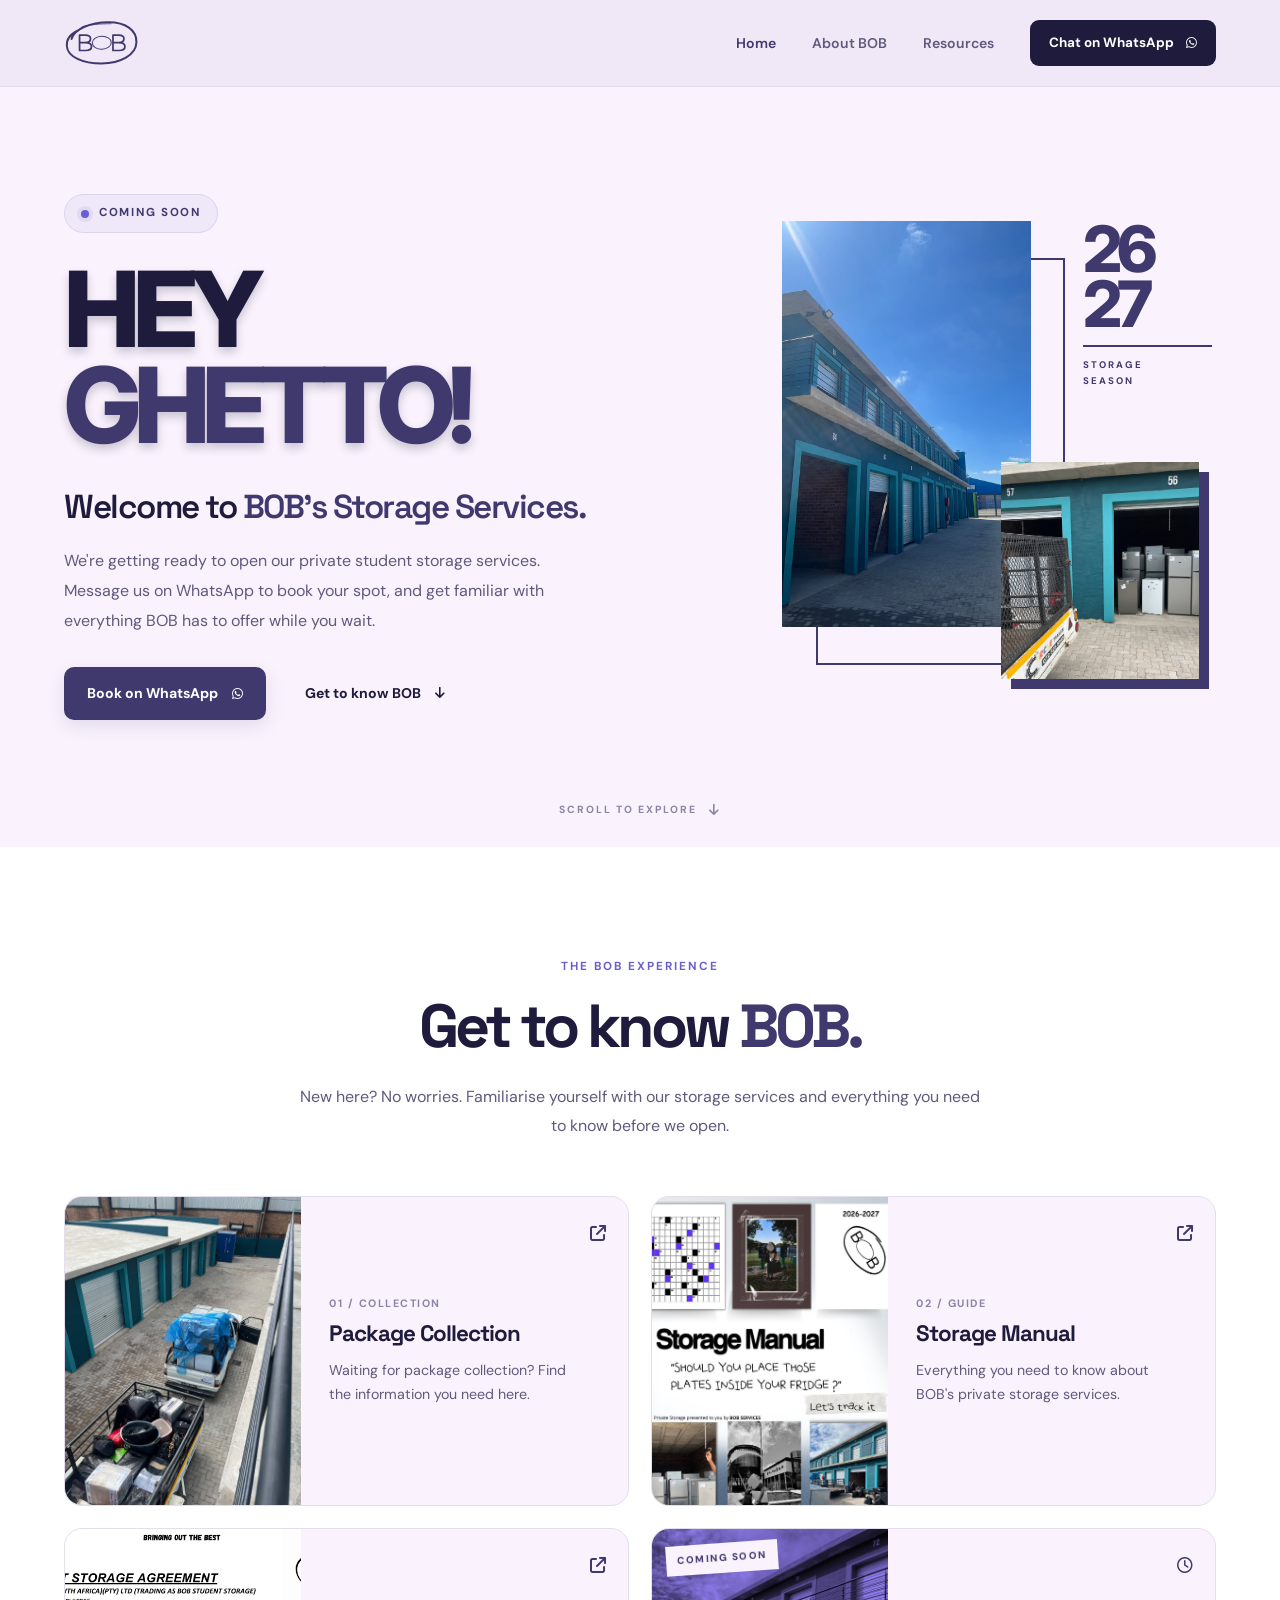
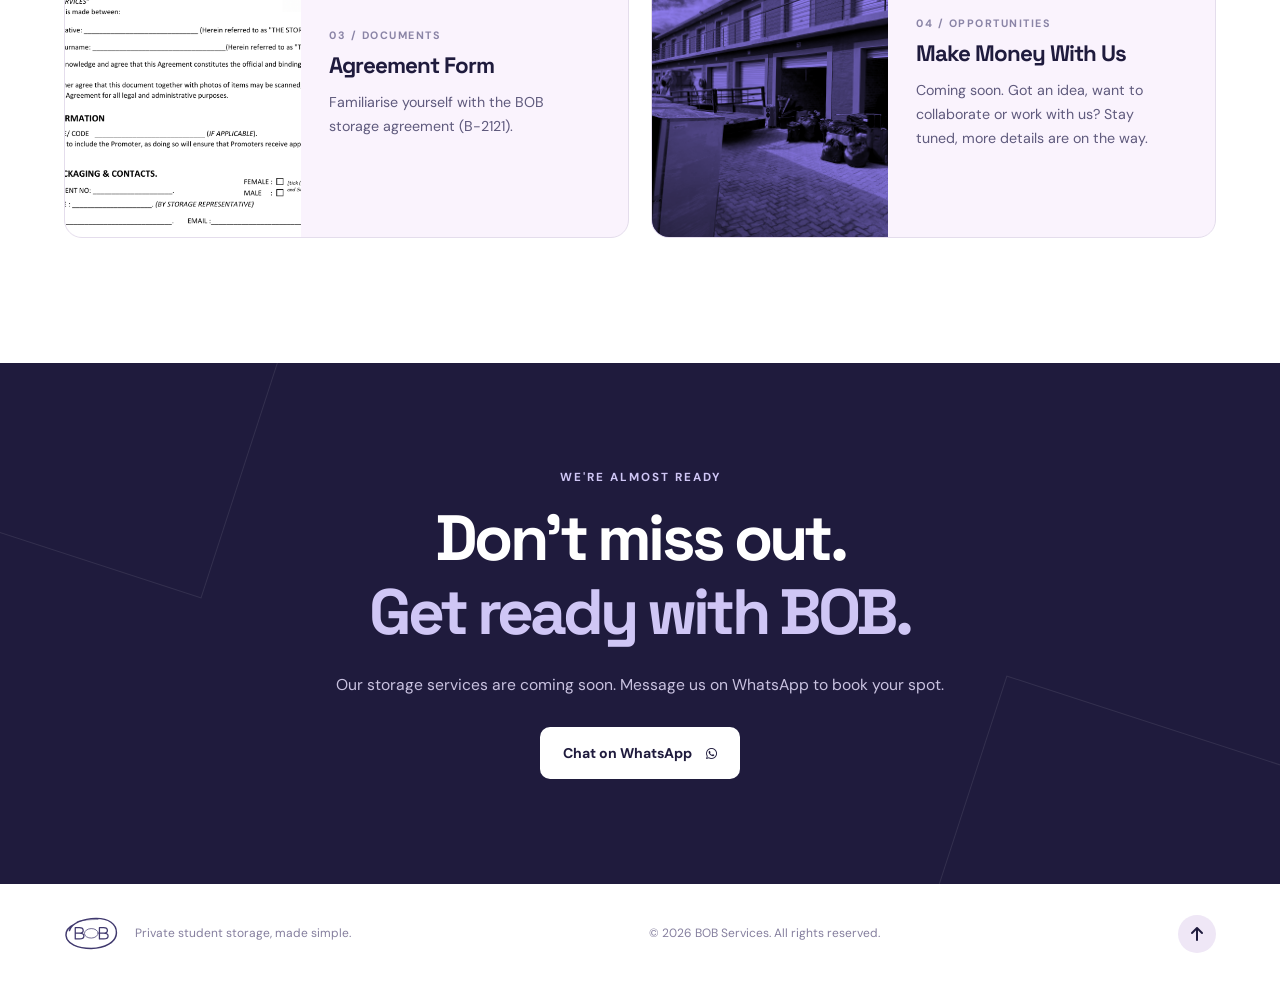
<file: index.html>
<!DOCTYPE html>
<html lang="en">
<head>
    <meta charset="UTF-8">
    <meta name="viewport" content="width=device-width, initial-scale=1.0">
    <meta name="theme-color" content="#FAF3FD">

    <title>BOB Storage Services | Coming Soon</title>
    <meta name="description" content="BOB Storage Services is coming soon. Private student storage for University of Limpopo students.">

    <!-- Google Fonts -->
    <link rel="preconnect" href="https://fonts.googleapis.com">
    <link rel="preconnect" href="https://fonts.gstatic.com" crossorigin>
    <link href="https://fonts.googleapis.com/css2?family=DM+Sans:wght@400;500;600;700&family=Inter:wght@700;800;900&family=Space+Grotesk:wght@400;500;600;700&display=swap" rel="stylesheet">

    <!-- Icons -->
    <link rel="stylesheet" href="https://cdnjs.cloudflare.com/ajax/libs/font-awesome/6.7.2/css/all.min.css">

    <!-- CSS -->
    <link rel="stylesheet" href="style.css">

    <!-- JavaScript -->
    <script src="script.js" defer></script>
</head>

<body>

    <!-- NAVIGATION -->
    <header class="site-header" id="header">
        <nav class="navbar container" aria-label="Main navigation">

            <a href="#home" class="brand" aria-label="BOB Storage Services Home">
                <img src="images/BOB-logo.svg" alt="BOB Services Logo" class="brand-logo">
            </a>

            <button class="menu-toggle" id="menuToggle"
                    aria-label="Open navigation menu"
                    aria-expanded="false"
                    aria-controls="navLinks">
                <span></span>
                <span></span>
                <span></span>
            </button>

            <div class="nav-links" id="navLinks">
                <a href="#home" class="nav-link active">Home</a>
                <a href="about.html" class="nav-link">About BOB</a>
                <a href="#about" class="nav-link">Resources</a>
                <a href="#"
                   class="nav-cta whatsapp-link"
                   data-message="Hi BOB Services, I'd like to book storage."
                   target="_blank"
                   rel="noopener noreferrer">
                    Chat on WhatsApp
                    <i class="fa-brands fa-whatsapp"></i>
                </a>
            </div>

        </nav>
    </header>

    <main>

        <!-- HERO SECTION -->
        <section class="hero" id="home">
            <div class="container hero-container">

                <!-- LEFT: TEXT -->
                <div class="hero-content">

                    <div class="coming-soon">
                        <span class="status-dot"></span>
                        COMING SOON
                    </div>

                    <h1 class="hero-title">
                        HEY<br>
                        <span class="hero-highlight">GHETTO!</span>
                    </h1>

                    <h2 class="hero-subtitle">
                        Welcome to <span>BOB's Storage Services.</span>
                    </h2>

                    <p class="hero-description">
                        We're getting ready to open
                        our private student storage services.
                        Message us on WhatsApp to book your spot, and get
                        familiar with everything BOB has to offer while you wait.
                    </p>

                    <div class="hero-actions">
                        <a href="#"
                           class="btn btn-primary whatsapp-link"
                           data-message="Hi BOB Services, I'd like to book storage for 2026-2027."
                           target="_blank"
                           rel="noopener noreferrer">
                            Book on WhatsApp
                            <i class="fa-brands fa-whatsapp"></i>
                        </a>

                        <a href="#about" class="btn btn-text">
                            Get to know BOB
                            <i class="fa-solid fa-arrow-down"></i>
                        </a>
                    </div>

                

                </div>

                <!-- RIGHT: EDITORIAL PHOTO LAYOUT -->
                <div class="hero-visual ed-visual" aria-label="Student storage photography">

                    <div class="ed-frame" aria-hidden="true"></div>

                    <div class="ed-photo ed-photo-large">
                        <img
                            src="images/pic1.jpeg"
                            alt="BOB storage units"
                            fetchpriority="high">
                    </div>

                    <div class="ed-caption" aria-hidden="true">
                        <span class="ed-number"><span>26</span><span>27</span></span>
                        <span class="ed-label">STORAGE<br>SEASON</span>
                    </div>

                    <div class="ed-photo ed-photo-small">
                        <img
                            src="images/pic3.jpeg"
                            alt="Fridges and belongings stored in a BOB unit">
                    </div>

                </div>

            </div>

            <a href="#about" class="scroll-indicator" aria-label="Scroll to learn more">
                <span>SCROLL TO EXPLORE</span>
                <i class="fa-solid fa-arrow-down"></i>
            </a>
        </section>

        <!-- ABOUT / RESOURCES -->
        <section class="about-section" id="about">
            <div class="container">

                <div class="section-heading reveal">
                    <span class="section-eyebrow">THE BOB EXPERIENCE</span>

                    <h2>
                        Get to know <span>BOB.</span>
                    </h2>

                    <p>
                        New here? No worries. Familiarise yourself
                        with our storage services and everything
                        you need to know before we open.
                    </p>
                </div>

                <div class="resources-grid">

                    <!-- PACKAGE COLLECTION -->
                    <a href="#"
                       class="resource-card reveal resource-link"
                       data-resource="collection"
                       target="_blank"
                       rel="noopener noreferrer">

                        <div class="resource-media">
                            <img src="images/pic5.jpeg"
                                 alt="A loaded trailer arriving with student belongings"
                                 loading="lazy">
                        </div>

                        <div class="resource-content">
                            <span class="resource-number">01 / COLLECTION</span>
                            <h3>Package Collection</h3>
                            <p>
                                Waiting for package collection?
                                Find the information you need here.
                            </p>
                        </div>

                        <span class="resource-arrow">
                            <i class="fa-solid fa-arrow-up-right-from-square"></i>
                        </span>
                    </a>

                    <!-- STORAGE MANUAL -->
                    <a href="#"
                       class="resource-card reveal resource-link"
                       data-resource="manual"
                       target="_blank"
                       rel="noopener noreferrer">

                        <div class="resource-media resource-media-poster">
                            <img src="images/storage-manual.jpg"
                                 alt="BOB Storage Manual cover"
                                 loading="lazy">
                        </div>

                        <div class="resource-content">
                            <span class="resource-number">02 / GUIDE</span>
                            <h3>Storage Manual</h3>
                            <p>
                                Everything you need to know about
                                BOB's private storage services.
                            </p>
                        </div>

                        <span class="resource-arrow">
                            <i class="fa-solid fa-arrow-up-right-from-square"></i>
                        </span>
                    </a>

                    <!-- AGREEMENT FORM -->
                    <a href="#"
                       class="resource-card reveal resource-link"
                       data-resource="agreement"
                       target="_blank"
                       rel="noopener noreferrer">

                        <div class="resource-media">
                            <img src="images/agree.png"
                                 alt="An empty BOB storage unit"
                                 loading="lazy">
                        </div>

                        <div class="resource-content">
                            <span class="resource-number">03 / DOCUMENTS</span>
                            <h3>Agreement Form</h3>
                            <p>
                                Familiarise yourself with the
                                BOB storage agreement (B-2121).
                            </p>
                        </div>

                        <span class="resource-arrow">
                            <i class="fa-solid fa-arrow-up-right-from-square"></i>
                        </span>
                    </a>

                 <!-- MAKE MONEY WITH US (COMING SOON) -->
<a href="#"
   class="resource-card reveal resource-link"
   data-resource="earn"
   target="_blank"
   rel="noopener noreferrer">

    <div class="resource-media resource-media-tinted">
        <img src="images/pic6.jpeg"
             alt="BOB storage courtyard"
             loading="lazy">
        <span class="resource-badge">COMING SOON</span>
    </div>

    <div class="resource-content">
        <span class="resource-number">04 / OPPORTUNITIES</span>
        <h3>Make Money With Us</h3>
        <p>
            Coming soon. Got an idea, want to collaborate
            or work with us? Stay tuned, more details are on the way.
        </p>
    </div>

    <span class="resource-arrow">
        <i class="fa-regular fa-clock"></i>
    </span>
</a>

                </div>

            </div>
        </section>

        

        <!-- BOTTOM CTA -->
        <section class="bottom-cta">
            <div class="container">

                <div class="cta-content reveal">
                    <span class="section-eyebrow">WE'RE ALMOST READY</span>

                    <h2>
                        Don't miss out.<br>
                        <span>Get ready with BOB.</span>
                    </h2>

                    <p>
                        Our storage services are coming soon.
                        Message us on WhatsApp to book your spot.
                    </p>

                    <a href="#"
                       class="btn btn-white whatsapp-link"
                       data-message="Hi BOB Services, I'd like to book storage for 2026-2027."
                       target="_blank"
                       rel="noopener noreferrer">
                        Chat on WhatsApp
                        <i class="fa-brands fa-whatsapp"></i>
                    </a>
                </div>

                <div class="cta-decor decor-one"></div>
                <div class="cta-decor decor-two"></div>

            </div>
        </section>

    </main>

    <!-- FOOTER -->
    <footer class="footer">
        <div class="container footer-inner">

            <div class="footer-brand">
                <img src="images/BOB-logo.svg" alt="BOB Services Logo">
                <span>Private student storage, made simple.</span>
            </div>

            <p>
                &copy; <span id="currentYear"></span>
                BOB Services. All rights reserved.
            </p>

            <a href="#home" class="back-to-top" aria-label="Back to top">
                <i class="fa-solid fa-arrow-up"></i>
            </a>

        </div>
    </footer>

</body>
</html>
</file>
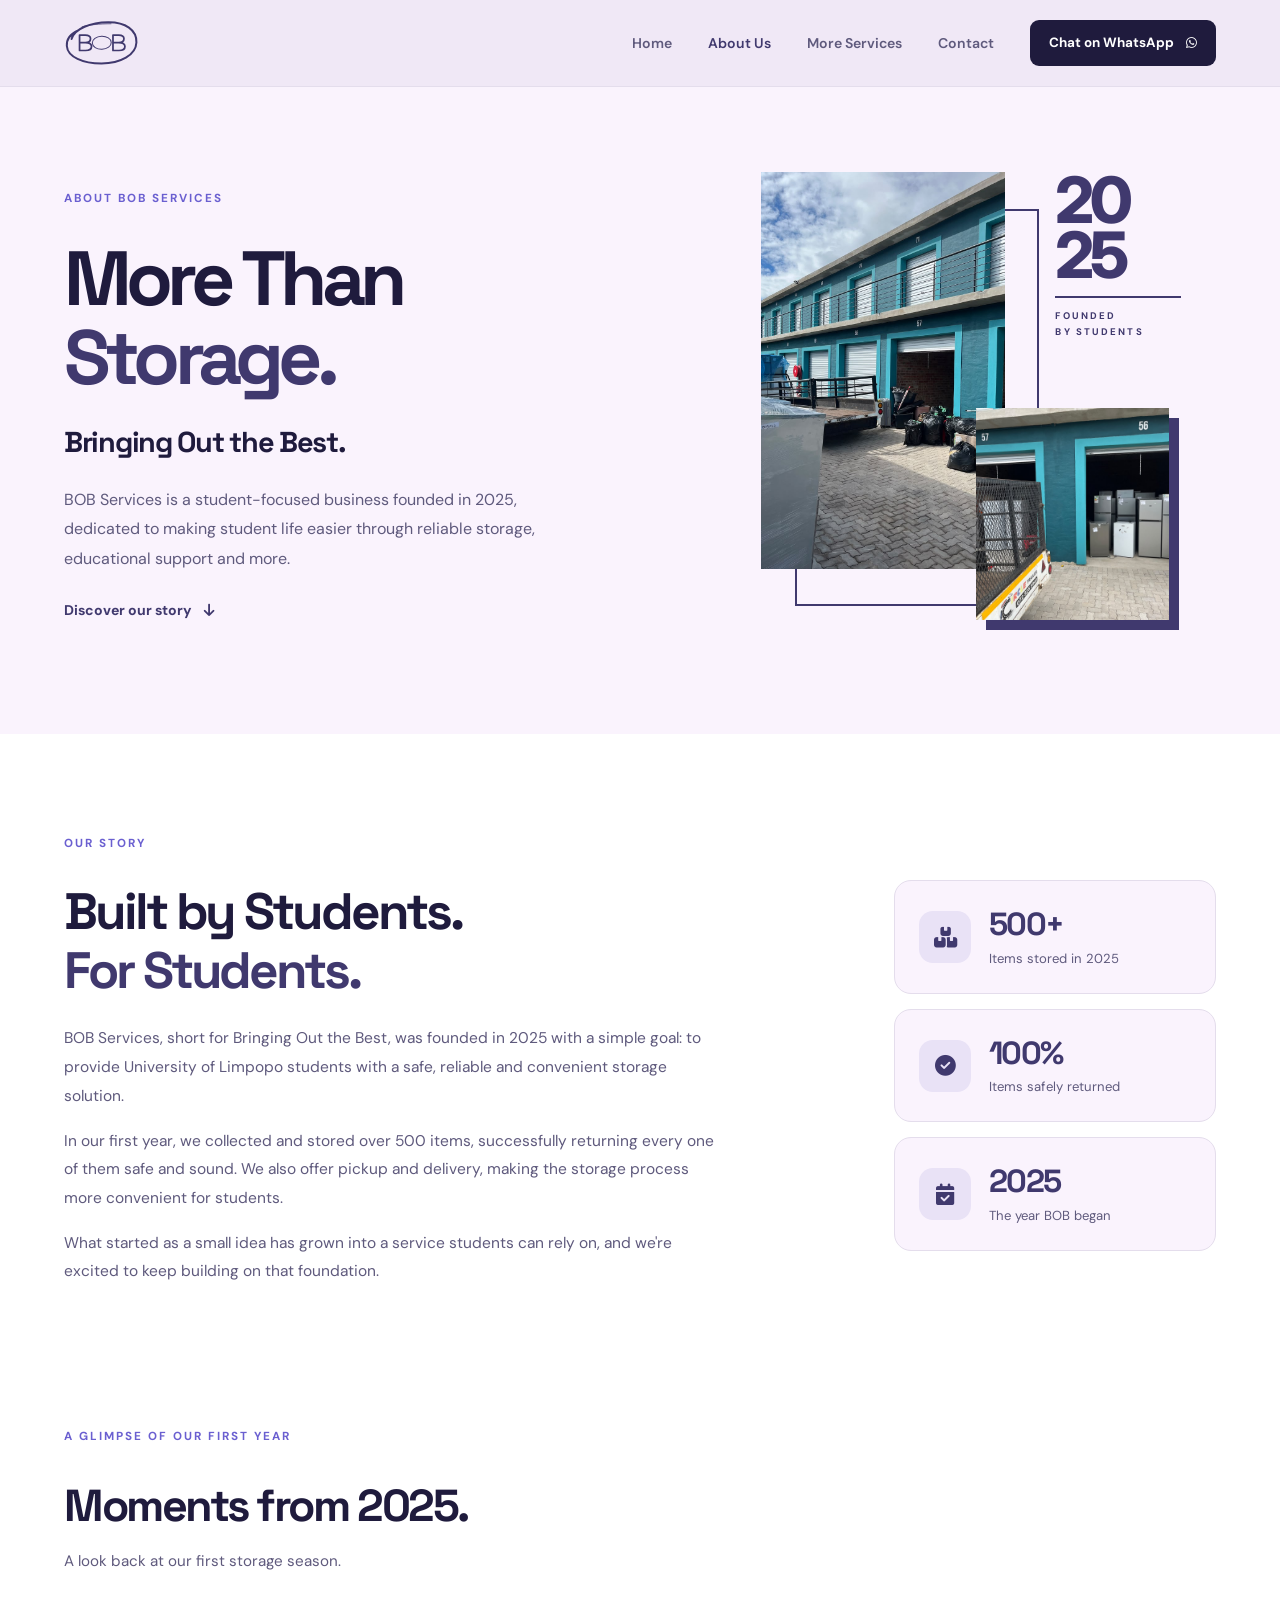
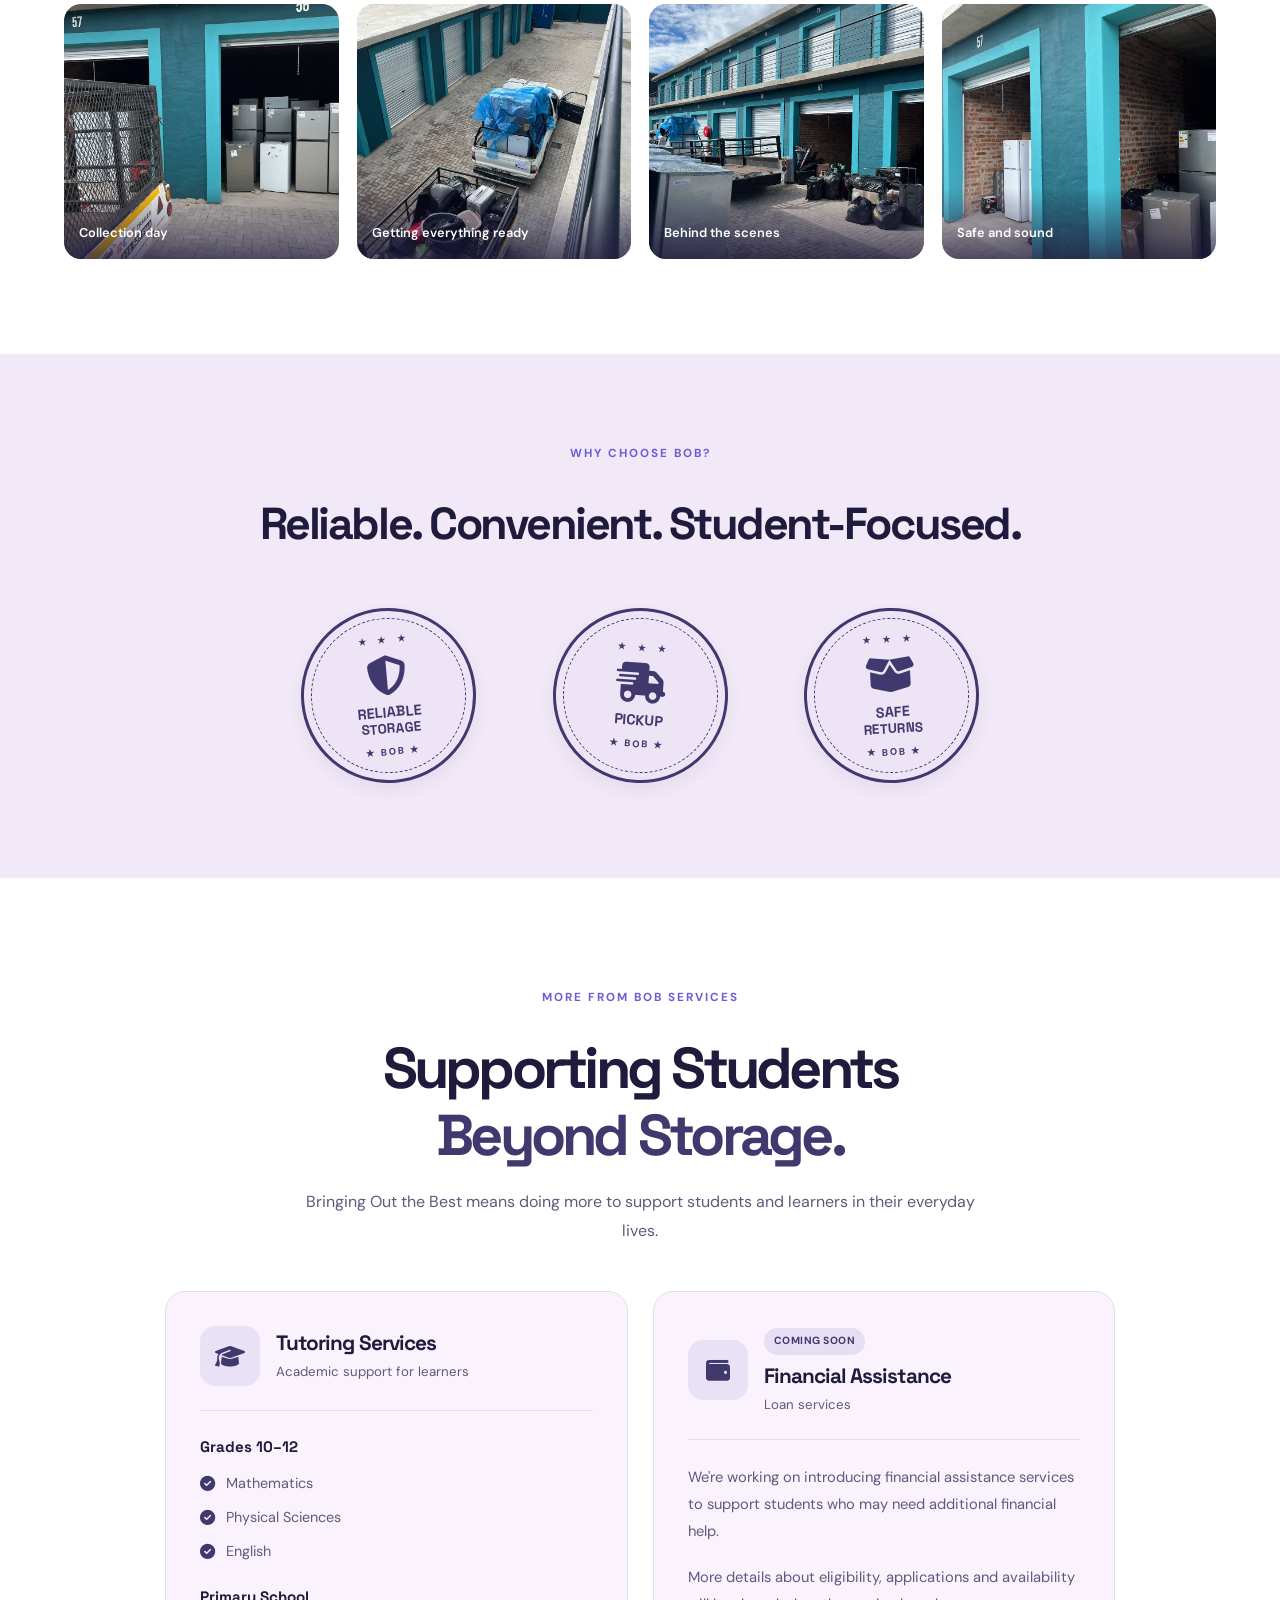
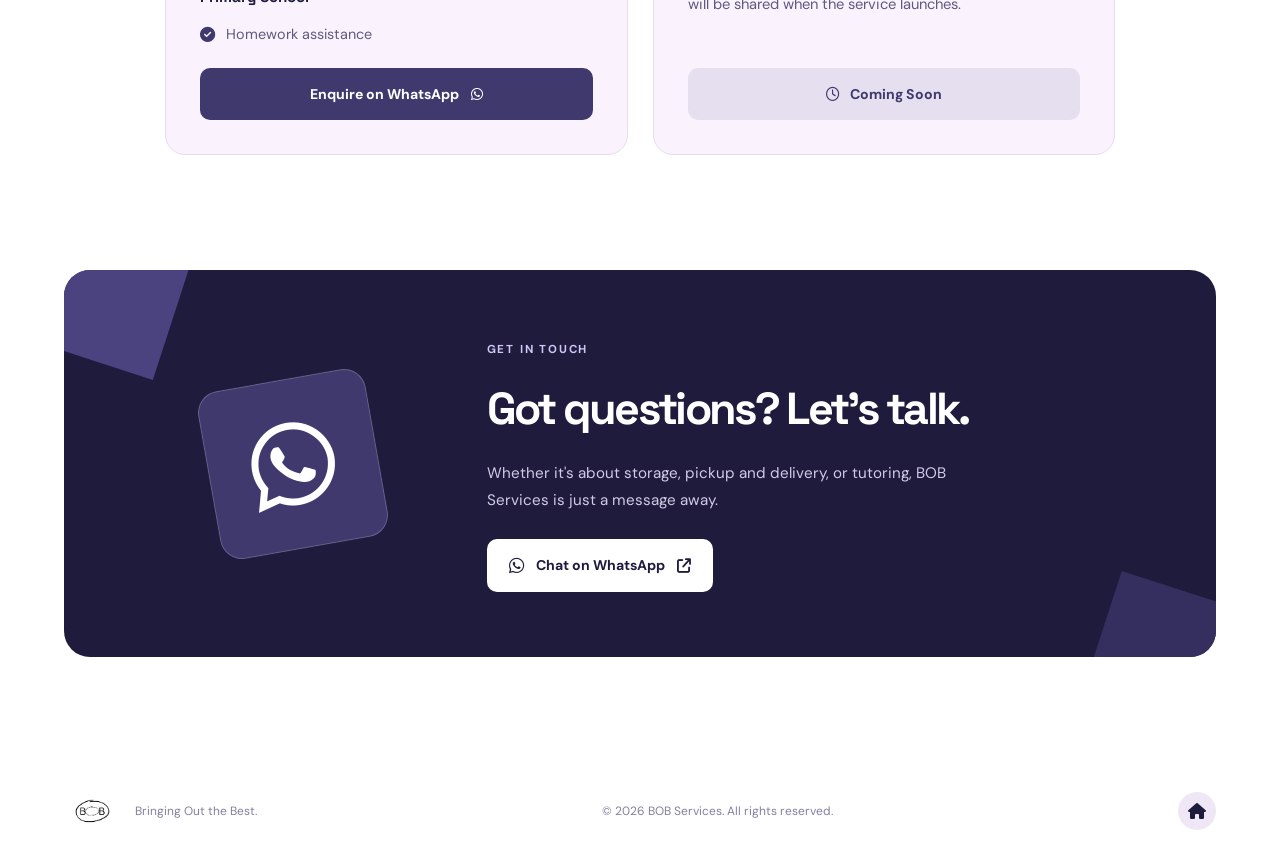
<file: about.html>
<!DOCTYPE html>
<html lang="en">
<head>
    <meta charset="UTF-8">
    <meta name="viewport" content="width=device-width, initial-scale=1.0">

    <title>About Us | BOB Services</title>

    <link rel="preconnect" href="https://fonts.googleapis.com">
    <link rel="preconnect" href="https://fonts.gstatic.com" crossorigin>
    <link href="https://fonts.googleapis.com/css2?family=DM+Sans:wght@400;500;600;700&family=Inter:wght@700;800;900&family=Space+Grotesk:wght@400;500;600;700&display=swap" rel="stylesheet">

    <link rel="stylesheet" href="https://cdnjs.cloudflare.com/ajax/libs/font-awesome/6.7.2/css/all.min.css">
    <link rel="stylesheet" href="style.css">

    <script src="script.js" defer></script>
</head>

<body>

    <!-- NAVIGATION -->
    <header class="site-header" id="header">
        <nav class="navbar container">

            <a href="index.html" class="brand">
                <img src="images/BOB-logo.svg" alt="BOB Services Logo" class="brand-logo">
            </a>

            <button class="menu-toggle" id="menuToggle"
                    aria-label="Open navigation menu"
                    aria-expanded="false"
                    aria-controls="navLinks">
                <span></span>
                <span></span>
                <span></span>
            </button>

            <div class="nav-links" id="navLinks">
                <a href="index.html" class="nav-link">Home</a>
                <a href="about.html" class="nav-link active" aria-current="page">About Us</a>
                <a href="#more-services" class="nav-link">More Services</a>
                <a href="#contact" class="nav-link">Contact</a>
                <a href="#"
                   class="nav-cta whatsapp-link"
                   data-message="Hi BOB Services, I'd like to book storage."
                   target="_blank"
                   rel="noopener noreferrer">
                    Chat on WhatsApp
                    <i class="fa-brands fa-whatsapp"></i>
                </a>
            </div>

        </nav>
    </header>

    <main>

        <!-- ABOUT HERO -->
        <section class="about-hero">
            <div class="container about-hero-grid">

                <div class="about-hero-content">

                    <span class="section-eyebrow">ABOUT BOB SERVICES</span>

                    <h1>
                        More Than<br>
                        <span>Storage.</span>
                    </h1>

                    <h2>Bringing Out the Best.</h2>

                    <p>
                        BOB Services is a student-focused business founded
                        in 2025, dedicated to making student life easier
                        through reliable storage, educational support
                        and more.
                    </p>

                    <a href="#our-story" class="about-explore">
                        Discover our story
                        <i class="fa-solid fa-arrow-down"></i>
                    </a>

                </div>

                <!-- EDITORIAL PHOTO LAYOUT -->
                <div class="about-hero-visual ed-visual">

                    <div class="ed-frame" aria-hidden="true"></div>

                    <div class="ed-photo ed-photo-large">
                        <img src="images/pic6.jpeg"
                             alt="BOB Services storage courtyard">
                    </div>

                    <div class="ed-caption" aria-hidden="true">
                        <span class="ed-number"><span>20</span><span>25</span></span>
                        <span class="ed-label">FOUNDED<br>BY STUDENTS</span>
                    </div>

                    <div class="ed-photo ed-photo-small">
                        <img src="images/pic3.jpeg"
                             alt="Packed student belongings">
                    </div>

                </div>

            </div>
        </section>

        

        <!-- OUR STORY -->
        <section class="our-story-section" id="our-story">
            <div class="container story-grid">

                <div class="story-content reveal">

                    <span class="section-eyebrow">OUR STORY</span>

                    <h2>
                        Built by Students.<br>
                        <span>For Students.</span>
                    </h2>

                    <p>
                        BOB Services, short for Bringing Out the Best,
                        was founded in 2025 with a simple goal:
                        to provide University of Limpopo students
                        with a safe, reliable and convenient
                        storage solution.
                    </p>

                    <p>
                        In our first year, we collected and stored
                        over 500 items, successfully returning
                        every one of them safe and sound.
                        We also offer pickup and delivery,
                        making the storage process more
                        convenient for students.
                    </p>

                    <p>
                        What started as a small idea has grown
                        into a service students can rely on,
                        and we're excited to keep building
                        on that foundation.
                    </p>

                </div>

                <div class="story-stats reveal">

                    <div class="stat-card">
                        <div class="stat-icon">
                            <i class="fa-solid fa-boxes-stacked"></i>
                        </div>

                        <div>
                            <strong>500+</strong>
                            <span>Items stored in 2025</span>
                        </div>
                    </div>

                    <div class="stat-card">
                        <div class="stat-icon stat-icon-green">
                            <i class="fa-solid fa-circle-check"></i>
                        </div>

                        <div>
                            <strong>100%</strong>
                            <span>Items safely returned</span>
                        </div>
                    </div>

                    <div class="stat-card">
                        <div class="stat-icon">
                            <i class="fa-solid fa-calendar-check"></i>
                        </div>

                        <div>
                            <strong>2025</strong>
                            <span>The year BOB began</span>
                        </div>
                    </div>

                </div>

            </div>
        </section>

        <!-- PHOTO GALLERY -->
        <section class="about-gallery-section">
            <div class="container">

                <div class="gallery-heading reveal">
                    <span class="section-eyebrow">A GLIMPSE OF OUR FIRST YEAR</span>
                    <h2>Moments from 2025.</h2>
                    <p>
                        A look back at our first storage season.
                    </p>
                </div>

                <div class="about-gallery">

                    <figure class="gallery-photo reveal">
                        <img src="images/pic3.jpeg"
                             alt="BOB Services collecting student belongings"
                             loading="lazy">
                        <figcaption>Collection day</figcaption>
                    </figure>

                    <figure class="gallery-photo reveal">
                        <img src="images/pic5.jpeg"
                             alt="Boxes and belongings prepared for storage"
                             loading="lazy">
                        <figcaption>Getting everything ready</figcaption>
                    </figure>

                    <figure class="gallery-photo reveal">
                        <img src="images/pic6.jpeg"
                             alt="BOB team handling storage boxes"
                             loading="lazy">
                        <figcaption>Behind the scenes</figcaption>
                    </figure>

                    <figure class="gallery-photo reveal">
                        <img src="images/pic4.jpeg"
                             alt="Student belongings safely stored"
                             loading="lazy">
                        <figcaption>Safe and sound</figcaption>
                    </figure>

                </div>

            </div>
        </section>

        <!-- QUALITY SEALS -->
        <section class="quality-section">
            <div class="container">

                <div class="quality-heading reveal">
                    <span class="section-eyebrow">WHY CHOOSE BOB?</span>
                    <h2>Reliable. Convenient. Student-Focused.</h2>
                </div>

                <div class="quality-seals">

                    <!-- RELIABLE STORAGE -->
                    <div class="quality-seal reveal">
                        <div class="seal-inner">
                            <div class="seal-stars">★ ★ ★</div>

                            <i class="fa-solid fa-shield-halved"></i>

                            <strong>RELIABLE</strong>
                            <span>STORAGE</span>

                            <div class="seal-bottom">★ BOB ★</div>
                        </div>
                    </div>

                    <!-- PICKUP AND DELIVERY -->
                    <div class="quality-seal reveal">
                        <div class="seal-inner">
                            <div class="seal-stars">★ ★ ★</div>

                            <i class="fa-solid fa-truck-fast"></i>

                            <strong>PICKUP </strong>
                            

                            <div class="seal-bottom">★ BOB ★</div>
                        </div>
                    </div>

                    <!-- SAFE RETURNS -->
                    <div class="quality-seal reveal">
                        <div class="seal-inner">
                            <div class="seal-stars">★ ★ ★</div>

                            <i class="fa-solid fa-box-open"></i>

                            <strong>SAFE</strong>
                            <span>RETURNS</span>

                            <div class="seal-bottom">★ BOB ★</div>
                        </div>
                    </div>

                </div>

            </div>
        </section>

        <!-- MORE SERVICES -->
        <section class="more-services-section" id="more-services">
            <div class="container">

                <div class="services-heading reveal">
                    <span class="section-eyebrow">MORE FROM BOB SERVICES</span>

                    <h2>
                        Supporting Students<br>
                        <span>Beyond Storage.</span>
                    </h2>

                    <p>
                        Bringing Out the Best means doing more
                        to support students and learners
                        in their everyday lives.
                    </p>
                </div>

                <div class="about-services-grid">

                    <!-- TUTORING -->
                    <article class="about-service-card reveal">

                        <div class="service-card-top">
                            <div class="about-service-icon">
                                <i class="fa-solid fa-graduation-cap"></i>
                            </div>

                            <div>
                                <h3>Tutoring Services</h3>
                                <p>Academic support for learners</p>
                            </div>
                        </div>

                        <div class="service-divider"></div>

                        <h4>Grades 10–12</h4>

                        <ul class="service-list">
                            <li>
                                <i class="fa-solid fa-circle-check"></i>
                                Mathematics
                            </li>
                            <li>
                                <i class="fa-solid fa-circle-check"></i>
                                Physical Sciences
                            </li>
                            <li>
                                <i class="fa-solid fa-circle-check"></i>
                                English
                            </li>
                        </ul>

                        <h4>Primary School</h4>

                        <ul class="service-list">
                            <li>
                                <i class="fa-solid fa-circle-check"></i>
                                Homework assistance
                            </li>
                        </ul>

                        <a href="#"
                           class="service-whatsapp-btn whatsapp-link"
                           data-message="Hi BOB Services, I would like to enquire about tutoring services."
                           target="_blank"
                           rel="noopener noreferrer">
                            Enquire on WhatsApp
                            <i class="fa-brands fa-whatsapp"></i>
                        </a>

                    </article>

                    <!-- FINANCIAL ASSISTANCE -->
                    <article class="about-service-card reveal">

                        <div class="service-card-top">
                            <div class="about-service-icon">
                                <i class="fa-solid fa-wallet"></i>
                            </div>

                            <div>
                                <span class="service-coming-soon">COMING SOON</span>
                                <h3>Financial Assistance</h3>
                                <p>Loan services</p>
                            </div>
                        </div>

                        <div class="service-divider"></div>

                        <p class="financial-description">
                            We're working on introducing financial
                            assistance services to support students
                            who may need additional financial help.
                        </p>

                        <p class="financial-description">
                            More details about eligibility,
                            applications and availability
                            will be shared when the service launches.
                        </p>

                        <div class="coming-soon-button">
                            <i class="fa-regular fa-clock"></i>
                            Coming Soon
                        </div>

                    </article>

                </div>

            </div>
        </section>

        <!-- CONTACT -->
        <section class="about-contact-section" id="contact">
            <div class="container">

                <div class="about-contact-card reveal">

                    <div class="contact-decor contact-decor-one"></div>
                    <div class="contact-decor contact-decor-two"></div>

                    <div class="contact-illustration">
                        <div class="contact-badge">
                            <i class="fa-brands fa-whatsapp"></i>
                        </div>
                    </div>

                    <div class="contact-content">

                        <span class="contact-eyebrow">GET IN TOUCH</span>

                        <h2>Got questions? Let's talk.</h2>

                        <p>
                            Whether it's about storage, pickup and
                            delivery, or tutoring, BOB Services
                            is just a message away.
                        </p>

                        <a href="#"
                           class="contact-whatsapp-btn whatsapp-link"
                           data-message="Hi BOB Services, I would like to make an enquiry."
                           target="_blank"
                           rel="noopener noreferrer">
                            <i class="fa-brands fa-whatsapp"></i>
                            Chat on WhatsApp
                            <i class="fa-solid fa-arrow-up-right-from-square"></i>
                        </a>

                    </div>

                </div>

            </div>
        </section>

    </main>

    <!-- FOOTER -->
    <footer class="footer">
        <div class="container footer-inner">

            <div class="footer-brand">
                <img src="images/logo.jpeg" alt="BOB Services Logo">
                <span>Bringing Out the Best.</span>
            </div>

            <p>
                &copy; <span id="currentYear"></span>
                BOB Services. All rights reserved.
            </p>

            <a href="index.html" class="back-to-top" aria-label="Back to homepage">
                <i class="fa-solid fa-house"></i>
            </a>

        </div>
    </footer>

</body>
</html>
</file>
<file: style.css>
/* ==========================================
   BOB STORAGE SERVICES
   Main Stylesheet
========================================== */

:root {
    --navy: #1F1B3D;
    --blue: #40396E;
    --blue-bright: #6A5FD0;
    --blue-soft: #E4DDEC;
    --background: #FAF3FD;
    --white: #FFFFFF;
    --text: #1F1B3D;
    --text-muted: #5F5A7D;
    --border: #E4DDEC;

    --font-heading: 'Space Grotesk', sans-serif;
    --font-body: 'DM Sans', sans-serif;
    --font-display: 'Inter', 'Helvetica Neue', Helvetica, Arial, sans-serif;

    --radius: 18px;
    --transition: 0.3s ease;
}

/* RESET */

* {
    margin: 0;
    padding: 0;
    box-sizing: border-box;
}

html {
    scroll-behavior: smooth;
    scroll-padding-top: 90px;
}

body {
    font-family: var(--font-body);
    background: var(--background);
    color: var(--text);
    line-height: 1.6;
    overflow-x: hidden;
}

a {
    text-decoration: none;
    color: inherit;
}

button {
    font: inherit;
}

img {
    max-width: 100%;
    display: block;
}

.container {
    width: min(1160px, 90%);
    margin: 0 auto;
}

::selection {
    background: var(--blue-soft);
    color: var(--navy);
}

/* ==========================================
   NAVIGATION
========================================== */


.site-header {
    position: sticky;
    top: 0;
    z-index: 1000;
    background: #F0E8F6;
    border-bottom: 1px solid #E4DDEC;
    transition: var(--transition);
}

.site-header.scrolled {
    background: rgba(234, 240, 248, 0.97);
    backdrop-filter: blur(15px);
    -webkit-backdrop-filter: blur(15px);
    box-shadow: 0 4px 20px rgba(31, 27, 61, 0.05);
}


.navbar {
    min-height: 86px;
    display: flex;
    align-items: center;
    justify-content: space-between;
    gap: 30px;
}

.brand {
    display: flex;
    align-items: center;
    flex-shrink: 0;
}

.brand-logo {
    width: 76px;
    height: 60px;
    object-fit: contain;
}

.nav-links {
    display: flex;
    align-items: center;
    gap: 36px;
}

.nav-link {
    font-size: 0.88rem;
    font-weight: 600;
    color: var(--text-muted);
    transition: color var(--transition);
}

.nav-link:hover,
.nav-link.active {
    color: var(--blue);
}

.nav-cta {
    background: var(--navy);
    color: var(--white);
    padding: 12px 19px;
    border-radius: 9px;
    font-size: 0.84rem;
    font-weight: 700;
    display: inline-flex;
    align-items: center;
    gap: 12px;
    transition: var(--transition);
}

.nav-cta:hover {
    background: var(--blue);
    transform: translateY(-2px);
}

.nav-cta i {
    font-size: 0.75rem;
}

.menu-toggle {
    display: none;
    background: transparent;
    border: 0;
    cursor: pointer;
    padding: 8px;
}

/* ==========================================
   HERO
========================================== */

.hero {
    position: relative;
    min-height: min(760px, calc(100svh - 86px));
    display: flex;
    flex-direction: column;
    justify-content: center;
    overflow: hidden;
}

.hero-container {
    display: grid;
    grid-template-columns: 1.2fr 0.8fr;
    align-items: center;
    gap: 55px;
    padding-top: 55px;
    padding-bottom: 75px;
}

.hero-content {
    position: relative;
    z-index: 2;
    max-width: 650px;
}

.coming-soon {
    display: inline-flex;
    align-items: center;
    gap: 10px;
    background: #EFE8F8;
    color: var(--blue);
    border: 1px solid #DDD3EE;
    border-radius: 100px;
    padding: 9px 16px;
    font-size: 0.72rem;
    font-weight: 700;
    letter-spacing: 1.7px;
    margin-bottom: 28px;
}

.status-dot {
    width: 8px;
    height: 8px;
    border-radius: 50%;
    background: var(--blue-bright);
    box-shadow: 0 0 0 4px rgba(106, 95, 208, 0.1);
}

.hero-title {
    font-family: var(--font-display);
    font-size: clamp(4.6rem, 8.2vw, 8rem);
    font-weight: 800;
    line-height: 0.92;
    letter-spacing: -0.07em;
    text-shadow: 0 5px 10px rgba(31, 27, 61, 0.22);
    color: var(--navy);
    margin-bottom: 32px;
}

.hero-highlight {
    color: var(--blue);
}

.hero-subtitle {
    font-family: var(--font-heading);
    font-size: clamp(1.45rem, 2.6vw, 2.1rem);
    font-weight: 600;
    letter-spacing: -0.045em;
    line-height: 1.25;
    margin-bottom: 19px;
}

.hero-subtitle span {
    color: var(--blue);
}

.hero-description {
    font-size: 1rem;
    color: var(--text-muted);
    line-height: 1.85;
    max-width: 490px;
    margin-bottom: 32px;
}

.hero-actions {
    display: flex;
    align-items: center;
    flex-wrap: wrap;
    gap: 16px;
}

.btn {
    display: inline-flex;
    justify-content: center;
    align-items: center;
    gap: 14px;
    padding: 15px 23px;
    border-radius: 10px;
    font-size: 0.88rem;
    font-weight: 700;
    transition: var(--transition);
    white-space: nowrap;
}

.btn i {
    font-size: 0.8rem;
}

.btn-primary {
    background: var(--blue);
    color: var(--white);
    box-shadow: 0 6px 18px rgba(64, 57, 110, 0.13);
}

.btn-primary:hover {
    background: var(--navy);
    transform: translateY(-3px);
    box-shadow: 0 10px 24px rgba(64, 57, 110, 0.2);
}

.btn-text {
    color: var(--navy);
}

.btn-text:hover {
    color: var(--blue-bright);
}

.btn-text i {
    transition: transform var(--transition);
}

.btn-text:hover i {
    transform: translateY(4px);
}

.hero-location {
    display: flex;
    align-items: center;
    gap: 9px;
    margin-top: 40px;
    color: #857F9E;
    font-size: 0.78rem;
    font-weight: 500;
}

.hero-location i {
    color: var(--blue);
}

/* ==========================================
   EDITORIAL PHOTO LAYOUT
========================================== */

.ed-visual {
    position: relative;
    width: 100%;
    max-width: 430px;
    aspect-ratio: 10 / 11;
    margin: 0 auto;
}

.ed-frame {
    position: absolute;
    left: 8%;
    top: 8%;
    width: 58%;
    height: 86%;
    border: 2px solid var(--blue);
    z-index: 0;
}

.ed-photo {
    position: absolute;
    overflow: hidden;
    background: var(--blue-soft);
}

.ed-photo img {
    width: 100%;
    height: 100%;
    object-fit: cover;
    transition: transform 0.6s ease;
}

.ed-photo:hover img {
    transform: scale(1.06);
}

.ed-photo-large {
    left: 0;
    top: 0;
    width: 58%;
    height: 86%;
    z-index: 1;
}

.ed-photo-small {
    right: 3%;
    bottom: 3%;
    width: 46%;
    height: 46%;
    z-index: 2;
    box-shadow: 10px 10px 0 var(--blue);
}

.ed-caption {
    position: absolute;
    right: 0;
    top: 0;
    width: 30%;
    z-index: 2;
}

.ed-number {
    display: flex;
    flex-direction: column;
    font-family: var(--font-display);
    font-weight: 800;
    font-size: clamp(2.6rem, 5.5vw, 4rem);
    line-height: 0.86;
    letter-spacing: -0.07em;
    color: var(--blue);
}

.ed-label {
    display: block;
    margin-top: 14px;
    padding-top: 10px;
    border-top: 2px solid var(--blue);
    font-size: 0.6rem;
    font-weight: 700;
    letter-spacing: 0.22em;
    line-height: 1.7;
    color: var(--blue);
}

/* Scroll indicator */

.scroll-indicator {
    position: absolute;
    bottom: 28px;
    left: 50%;
    transform: translateX(-50%);
    display: flex;
    align-items: center;
    gap: 12px;
    font-size: 0.65rem;
    font-weight: 700;
    letter-spacing: 2px;
    color: #8A84A6;
}

.scroll-indicator i {
    font-size: 0.8rem;
    animation: scrollBounce 2s infinite;
}

@keyframes scrollBounce {
    0%, 100% { transform: translateY(0); }
    50% { transform: translateY(5px); }
}

/* ==========================================
   ABOUT / RESOURCES
========================================== */

.about-section {
    padding: 105px 0 125px;
    background: var(--white);
}

.section-heading {
    text-align: center;
    max-width: 680px;
    margin: 0 auto 55px;
}

.section-eyebrow {
    display: inline-block;
    font-size: 0.73rem;
    font-weight: 700;
    letter-spacing: 2px;
    color: var(--blue-bright);
    margin-bottom: 16px;
}

.section-heading h2 {
    font-family: var(--font-heading);
    font-size: clamp(2.4rem, 5vw, 3.8rem);
    line-height: 1.15;
    letter-spacing: -0.065em;
    margin-bottom: 20px;
}

.section-heading h2 span {
    color: var(--blue);
}

.section-heading p {
    color: var(--text-muted);
    font-size: 1rem;
    line-height: 1.85;
}

.resources-grid {
    display: grid;
    grid-template-columns: repeat(2, minmax(0, 1fr));
    gap: 22px;
}

.resource-card {
    position: relative;
    display: grid;
    grid-template-columns: minmax(0, 42%) minmax(0, 1fr);
    min-height: 310px;
    background: var(--background);
    border: 1px solid var(--border);
    border-radius: var(--radius);
    overflow: hidden;
    transition: var(--transition);
}

.resource-card:hover {
    background: var(--white);
    border-color: #CBBFE3;
    transform: translateY(-6px);
    box-shadow: 0 16px 40px rgba(31, 27, 61, 0.10);
}

.resource-media {
    position: relative;
    overflow: hidden;
    background: var(--blue-soft);
}

.resource-media img {
    position: absolute;
    inset: 0;
    width: 100%;
    height: 100%;
    object-fit: cover;
    transition: transform 0.6s ease;
}

.resource-card:hover .resource-media img {
    transform: scale(1.06);
}

.resource-media-poster img {
    object-position: center 40%;
}

/* Purple duotone for the coming-soon card */

.resource-media-tinted img {
    filter: grayscale(1) contrast(1.1);
}

.resource-media-tinted::after {
    content: "";
    position: absolute;
    inset: 0;
    background: #8F7DF0;
    mix-blend-mode: multiply;
    pointer-events: none;
}

.resource-badge {
    position: absolute;
    left: 14px;
    top: 14px;
    z-index: 2;
    background: var(--background);
    color: var(--blue);
    font-size: 0.62rem;
    font-weight: 800;
    letter-spacing: 1.5px;
    padding: 7px 11px;
    transform: rotate(-4deg);
}

.resource-content {
    display: flex;
    flex-direction: column;
    justify-content: center;
    padding: 32px 52px 32px 28px;
}

.resource-number {
    display: block;
    color: #8A84A6;
    font-size: 0.67rem;
    font-weight: 700;
    letter-spacing: 1.5px;
    margin-bottom: 9px;
}

.resource-content h3 {
    font-family: var(--font-heading);
    font-size: 1.4rem;
    font-weight: 700;
    letter-spacing: -0.045em;
    line-height: 1.2;
    margin-bottom: 10px;
}

.resource-content p {
    color: var(--text-muted);
    font-size: 0.89rem;
    line-height: 1.7;
}

.resource-arrow {
    position: absolute;
    right: 22px;
    top: 24px;
    color: var(--blue);
    font-size: 1rem;
    transition: transform var(--transition);
}

.resource-card:hover .resource-arrow {
    transform: translate(3px, -3px);
}

/* ==========================================
   BOTTOM CALL TO ACTION
========================================== */

.bottom-cta {
    position: relative;
    overflow: hidden;
    background: var(--navy);
    color: var(--white);
}

.bottom-cta .container {
    position: relative;
    padding-top: 100px;
    padding-bottom: 105px;
}

.cta-content {
    position: relative;
    z-index: 2;
    text-align: center;
    max-width: 700px;
    margin: 0 auto;
}

.cta-content .section-eyebrow {
    color: #CFC6F5;
}

.cta-content h2 {
    font-family: var(--font-heading);
    font-size: clamp(2.6rem, 5vw, 4.4rem);
    line-height: 1.15;
    letter-spacing: -0.06em;
    margin-bottom: 22px;
}

.cta-content h2 span {
    color: #CFC6F5;
}

.cta-content p {
    color: #C9C2E0;
    font-size: 0.98rem;
    margin-bottom: 30px;
}

.btn-white {
    background: var(--white);
    color: var(--navy);
}

.btn-white:hover {
    background: var(--blue-soft);
    transform: translateY(-3px);
}

.cta-decor {
    position: absolute;
    border: 1px solid rgba(255,255,255,0.09);
    border-radius: 0; transform: rotate(18deg);
    pointer-events: none;
}

.decor-one {
    width: 350px;
    height: 350px;
    top: -160px;
    left: -150px;
}

.decor-two {
    width: 450px;
    height: 450px;
    bottom: -300px;
    right: -160px;
}

/* ==========================================
   FOOTER
========================================== */

.footer {
    background: var(--white);
    padding: 27px 0;
}

.footer-inner {
    display: flex;
    align-items: center;
    justify-content: space-between;
    gap: 20px;
}

.footer-brand {
    display: flex;
    align-items: center;
    gap: 16px;
}

.footer-brand img {
    width: 55px;
    height: 45px;
    object-fit: contain;
}

.footer-brand span,
.footer-inner p {
    color: #857F9E;
    font-size: 0.75rem;
}

.back-to-top {
    width: 38px;
    height: 38px;
    display: flex;
    align-items: center;
    justify-content: center;
    background: #EFE7F6;
    color: var(--navy);
    border-radius: 50%;
    transition: var(--transition);
}

.back-to-top:hover {
    background: var(--navy);
    color: var(--white);
}

/* ==========================================
   SCROLL REVEAL
========================================== */

.reveal {
    opacity: 0;
    transform: translateY(25px);
    transition:
        opacity 0.65s ease,
        transform 0.65s ease;
}

.reveal.visible {
    opacity: 1;
    transform: translateY(0);
}

/* ==========================================
   TABLET
========================================== */

@media (max-width: 1000px) {

    .hero-container {
        grid-template-columns: 1.15fr 0.85fr;
        gap: 20px;
    }

    .hero-title {
        font-size: clamp(4.5rem, 9vw, 7rem);
    }




}

/* ==========================================
   MOBILE
========================================== */

@media (max-width: 768px) {

    .navbar {
        min-height: 72px;
    }

    .brand-logo {
        width: 65px;
        height: 52px;
    }

    .menu-toggle {
        display: flex;
        flex-direction: column;
        justify-content: center;
        gap: 5px;
        z-index: 1002;
    }

    .menu-toggle span {
        width: 24px;
        height: 2px;
        background: var(--navy);
        border-radius: 2px;
        transition: var(--transition);
    }

    .menu-toggle.open span:nth-child(1) {
        transform: translateY(7px) rotate(45deg);
    }

    .menu-toggle.open span:nth-child(2) {
        opacity: 0;
    }

    .menu-toggle.open span:nth-child(3) {
        transform: translateY(-7px) rotate(-45deg);
    }

    .nav-links {
        position: absolute;
        top: 72px;
        left: 0;
        right: 0;
        background: var(--background);
        border-bottom: 1px solid var(--border);
        padding: 24px 5% 30px;
        display: none;
        flex-direction: column;
        align-items: stretch;
        gap: 22px;
        box-shadow: 0 20px 35px rgba(31,27,61,0.06);
    }

    .nav-links.open {
        display: flex;
    }

    .nav-cta {
        justify-content: center;
    }

    .hero {
        min-height: auto;
    }

    .hero-container {
        grid-template-columns: 1fr;
        gap: 15px;
        padding-top: 55px;
        padding-bottom: 70px;
    }

    .hero-content {
        max-width: 100%;
    }

    .hero-title {
        font-size: clamp(4.8rem, 15vw, 7.5rem);
        margin-bottom: 25px;
    }

    .hero-subtitle {
        font-size: clamp(1.45rem, 5vw, 1.9rem);
    }

    .hero-description {
        font-size: 0.95rem;
    }





    .scroll-indicator {
        display: none;
    }

    .about-section {
        padding: 75px 0 85px;
    }

    .resources-grid {
        grid-template-columns: 1fr;
        gap: 16px;
    }

    .resource-content {
        padding: 26px 46px 26px 22px;
    }

    .bottom-cta .container {
        padding-top: 80px;
        padding-bottom: 85px;
    }

    .footer-inner {
        flex-wrap: wrap;
    }
}

/* ==========================================
   SMALL PHONES
========================================== */

@media (max-width: 420px) {

    .hero-title {
        font-size: clamp(4rem, 16vw, 5rem);
    }

    .hero-actions {
        align-items: flex-start;
        gap: 12px;
    }

    .btn {
        padding: 14px 18px;
        font-size: 0.8rem;
    }

    .hero-location {
        font-size: 0.72rem;
    }





    .section-heading h2 {
        font-size: 2.4rem;
    }

    .footer-brand span {
        display: none;
    }
}

/* Stack the resource cards (photo on top) on small phones */

@media (max-width: 560px) {
    .resource-card {
        grid-template-columns: 1fr;
        min-height: 0;
    }

    .resource-media {
        aspect-ratio: 4 / 3;
    }

    .resource-media-poster {
        aspect-ratio: 4 / 5;
    }

    .resource-content {
        padding: 24px 22px 28px;
    }
}

/* ACCESSIBILITY */

:focus-visible {
    outline: 3px solid var(--blue-bright);
    outline-offset: 4px;
}

@media (prefers-reduced-motion: reduce) {
    *,
    *::before,
    *::after {
        scroll-behavior: auto !important;
        animation-duration: 0.01ms !important;
        transition-duration: 0.01ms !important;
    }

    .reveal {
        opacity: 1;
        transform: none;
    }
}
@media (max-width: 768px) {
    .nav-links {
        background: #F0E8F6;
    }
}

/* ==========================================
   ABOUT PAGE
========================================== */

/* ABOUT HERO */

.about-hero {
    background: var(--background);
    padding: 85px 0 100px;
    overflow: hidden;
}

.about-hero-grid {
    display: grid;
    grid-template-columns: 1.1fr 0.9fr;
    align-items: center;
    gap: 65px;
}

.about-hero-content h1 {
    font-family: var(--font-heading);
    font-size: clamp(3.5rem, 6vw, 5.8rem);
    font-weight: 700;
    line-height: 1.03;
    letter-spacing: -0.075em;
    margin: 15px 0 22px;
}

.about-hero-content h1 span {
    color: var(--blue);
}

.about-hero-content h2 {
    font-family: var(--font-heading);
    font-size: clamp(1.3rem, 2.5vw, 1.8rem);
    letter-spacing: -0.045em;
    margin-bottom: 20px;
}

.about-hero-content p {
    max-width: 490px;
    font-size: 1rem;
    line-height: 1.85;
    color: var(--text-muted);
}

.about-explore {
    display: inline-flex;
    align-items: center;
    gap: 12px;
    color: var(--blue);
    font-size: 0.88rem;
    font-weight: 700;
    margin-top: 25px;
}

.about-explore i {
    transition: transform 0.3s ease;
}

.about-explore:hover i {
    transform: translateY(5px);
}

/* ABOUT HERO uses the editorial layout (.ed-visual) */

.about-hero-visual {
    max-width: 420px;
}

@media (max-width: 768px) {
    .ed-visual { max-width: 330px; margin: 40px auto 0; }
}

/* ==========================================
   OUR STORY
========================================== */

.our-story-section {
    padding: 95px 0 55px;
    background: var(--white);
}

.story-grid {
    display: grid;
    grid-template-columns: 1.4fr 0.6fr;
    align-items: center;
    gap: 80px;
}

.story-content h2 {
    font-family: var(--font-heading);
    font-size: clamp(2.4rem, 4vw, 3.6rem);
    line-height: 1.15;
    letter-spacing: -0.06em;
    margin: 14px 0 24px;
}

.story-content h2 span {
    color: var(--blue);
}

.story-content p {
    max-width: 660px;
    color: var(--text-muted);
    line-height: 1.85;
    margin-bottom: 16px;
    font-size: 0.97rem;
}

.story-stats {
    display: flex;
    flex-direction: column;
    gap: 15px;
}

.stat-card {
    display: flex;
    align-items: center;
    gap: 18px;
    background: var(--background);
    border: 1px solid var(--border);
    border-radius: 17px;
    padding: 24px;
}

.stat-icon {
    width: 52px;
    height: 52px;
    flex-shrink: 0;
    border-radius: 14px;
    background: #E9E2F6;
    color: var(--blue);
    display: flex;
    justify-content: center;
    align-items: center;
    font-size: 1.3rem;
}

.stat-icon-green {
    background: #E9E2F6;
    color: #40396E;
}

.stat-card strong {
    display: block;
    font-family: var(--font-heading);
    font-size: 2rem;
    font-weight: 700;
    color: var(--blue);
    line-height: 1.2;
    letter-spacing: -0.06em;
}

.stat-card span {
    display: block;
    color: var(--text-muted);
    font-size: 0.82rem;
    margin-top: 4px;
}

/* ==========================================
   GALLERY
========================================== */

.about-gallery-section {
    background: var(--white);
    padding: 65px 0 95px;
}

.gallery-heading {
    margin-bottom: 30px;
}

.gallery-heading h2 {
    font-family: var(--font-heading);
    font-size: clamp(2rem, 3.5vw, 3rem);
    letter-spacing: -0.055em;
    margin: 8px 0 8px;
}

.gallery-heading p {
    color: var(--text-muted);
    font-size: 0.95rem;
}

.about-gallery {
    display: grid;
    grid-template-columns: repeat(4, minmax(0, 1fr));
    gap: 18px;
}

.gallery-photo {
    position: relative;
    height: 255px;
    overflow: hidden;
    border-radius: 17px;
    background: var(--blue-soft);
}

.gallery-photo img {
    width: 100%;
    height: 100%;
    object-fit: cover;
    transition: transform 0.5s ease;
}

.gallery-photo:hover img {
    transform: scale(1.07);
}

.gallery-photo figcaption {
    position: absolute;
    bottom: 0;
    left: 0;
    right: 0;
    color: white;
    font-size: 0.8rem;
    font-weight: 600;
    padding: 35px 15px 15px;
    background: linear-gradient(
        transparent,
        rgba(31, 27, 61, 0.75)
    );
}

/* ==========================================
   GREEN QUALITY SEALS
========================================== */

.quality-section {
    padding: 85px 0 95px;
    background: #F1E9F7;
}

.quality-heading {
    text-align: center;
    margin-bottom: 48px;
}

.quality-heading h2 {
    font-family: var(--font-heading);
    font-size: clamp(2rem, 3.5vw, 3rem);
    letter-spacing: -0.055em;
    margin-top: 10px;
}

.quality-seals {
    display: flex;
    justify-content: center;
    align-items: center;
    flex-wrap: wrap;
    gap: clamp(30px, 6vw, 85px);
}

.quality-seal {
    width: 175px;
    height: 175px;
    padding: 7px;
    border: 3px solid #40396E;
    border-radius: 50%;
    background: #EDE5F6;
    color: #40396E;
    box-shadow: 0 7px 18px rgba(64, 57, 110, 0.07);
    transform: rotate(-5deg);
}

.quality-seal:nth-child(2) {
    transform: rotate(4deg);
}

.quality-seal:nth-child(3) {
    transform: rotate(-3deg);
}

.seal-inner {
    width: 100%;
    height: 100%;
    border: 1.5px dashed #40396E;
    border-radius: 50%;
    display: flex;
    flex-direction: column;
    justify-content: center;
    align-items: center;
    text-align: center;
}

.seal-stars {
    font-size: 0.65rem;
    letter-spacing: 4px;
    margin-bottom: 7px;
}

.seal-inner > i {
    font-size: 2.5rem;
    margin-bottom: 9px;
}

.seal-inner strong {
    font-family: var(--font-heading);
    font-size: 0.9rem;
    font-weight: 700;
    line-height: 1.15;
}

.seal-inner > span {
    font-family: var(--font-heading);
    font-size: 0.85rem;
    font-weight: 700;
    line-height: 1.2;
}

.seal-bottom {
    font-size: 0.6rem;
    font-weight: 700;
    letter-spacing: 2px;
    margin-top: 7px;
}

/* ==========================================
   MORE SERVICES
========================================== */

.more-services-section {
    padding: 105px 0 115px;
    background: var(--white);
}

.services-heading {
    text-align: center;
    max-width: 690px;
    margin: 0 auto 45px;
}

.services-heading h2 {
    font-family: var(--font-heading);
    font-size: clamp(2.4rem, 4.5vw, 3.7rem);
    line-height: 1.16;
    letter-spacing: -0.065em;
    margin: 12px 0 20px;
}

.services-heading h2 span {
    color: var(--blue);
}

.services-heading p {
    color: var(--text-muted);
    line-height: 1.8;
}

.about-services-grid {
    display: grid;
    grid-template-columns: repeat(2, minmax(0, 1fr));
    gap: 25px;
    max-width: 950px;
    margin: 0 auto;
    align-items: stretch;
}

.about-service-card {
    display: flex;
    flex-direction: column;
    background: var(--background);
    border: 1px solid var(--border);
    border-radius: 20px;
    padding: 34px;
    min-height: 440px;
}

.service-card-top {
    display: flex;
    align-items: center;
    gap: 16px;
}

.about-service-icon {
    display: flex;
    align-items: center;
    justify-content: center;
    width: 60px;
    height: 60px;
    flex-shrink: 0;
    background: #E9E2F6;
    color: var(--blue);
    border-radius: 15px;
    font-size: 1.5rem;
}

.service-card-top h3 {
    font-family: var(--font-heading);
    font-size: 1.3rem;
    letter-spacing: -0.045em;
    line-height: 1.3;
}

.service-card-top p {
    color: var(--text-muted);
    font-size: 0.83rem;
    margin-top: 4px;
}

.service-divider {
    height: 1px;
    background: var(--border);
    margin: 24px 0;
}

.about-service-card h4 {
    font-family: var(--font-heading);
    font-size: 0.95rem;
    margin-bottom: 13px;
}

.service-list {
    list-style: none;
    display: flex;
    flex-direction: column;
    gap: 11px;
    margin-bottom: 22px;
}

.service-list li {
    display: flex;
    align-items: center;
    gap: 11px;
    color: var(--text-muted);
    font-size: 0.9rem;
}

.service-list li i {
    color: var(--blue);
    font-size: 0.95rem;
}

.service-whatsapp-btn {
    display: inline-flex;
    justify-content: center;
    align-items: center;
    gap: 12px;
    width: 100%;
    margin-top: auto;
    padding: 15px 20px;
    border-radius: 10px;
    background: var(--blue);
    color: var(--white);
    font-weight: 700;
    font-size: 0.88rem;
    transition: var(--transition);
}

.service-whatsapp-btn:hover {
    background: var(--navy);
    transform: translateY(-2px);
}

.service-coming-soon {
    display: inline-block;
    padding: 5px 10px;
    border-radius: 50px;
    background: #E6DFF4;
    color: var(--blue);
    font-size: 0.65rem;
    font-weight: 700;
    letter-spacing: 0.5px;
    margin-bottom: 8px;
}

.financial-description {
    color: var(--text-muted);
    line-height: 1.85;
    font-size: 0.92rem;
    margin-bottom: 18px;
}

.coming-soon-button {
    display: flex;
    justify-content: center;
    align-items: center;
    gap: 10px;
    margin-top: auto;
    background: #E6DFF0;
    color: var(--blue);
    padding: 15px 20px;
    border-radius: 10px;
    font-size: 0.88rem;
    font-weight: 700;
}

/* ==========================================
   CONTACT SECTION
========================================== */

.about-contact-section {
    padding: 0 0 105px;
    background: var(--white);
}

.about-contact-card {
    position: relative;
    overflow: hidden;
    display: grid;
    grid-template-columns: 0.65fr 1.35fr;
    align-items: center;
    gap: 35px;
    background: var(--navy);
    border-radius: 26px;
    padding: 65px 70px;
    color: var(--white);
}

.contact-illustration {
    position: relative;
    z-index: 2;
    display: flex;
    align-items: center;
    justify-content: center;
}

.contact-badge {
    display: flex;
    align-items: center;
    justify-content: center;
    width: 170px;
    height: 170px;
    background: #40396E;
    border: 1px solid rgba(255,255,255,0.2);
    border-radius: 22px;
    transform: rotate(-10deg);
}

.contact-badge i {
    font-size: 6rem;
    color: #FFFFFF;
}

.contact-content {
    position: relative;
    z-index: 2;
}

.contact-eyebrow {
    color: #CFC6F5;
    font-size: 0.72rem;
    font-weight: 700;
    letter-spacing: 1.8px;
}

.contact-content h2 {
    font-family: var(--font-heading);
    font-size: clamp(2rem, 3.5vw, 3.1rem);
    letter-spacing: -0.06em;
    margin: 12px 0 15px;
}

.contact-content p {
    max-width: 500px;
    color: #D2CBE6;
    line-height: 1.8;
    font-size: 0.95rem;
    margin-bottom: 25px;
}

.contact-whatsapp-btn {
    display: inline-flex;
    align-items: center;
    justify-content: center;
    gap: 12px;
    background: var(--white);
    color: var(--navy);
    border-radius: 10px;
    padding: 15px 22px;
    font-size: 0.88rem;
    font-weight: 700;
    transition: var(--transition);
}

.contact-whatsapp-btn:hover {
    background: var(--blue-soft);
    transform: translateY(-3px);
}

.contact-whatsapp-btn .fa-whatsapp {
    font-size: 1.1rem;
}

.contact-decor {
    position: absolute;
    border-radius: 0; transform: rotate(18deg);
    pointer-events: none;
}

.contact-decor-one {
    width: 230px;
    height: 230px;
    background: #4A4380;
    top: -150px;
    left: -100px;
}

.contact-decor-two {
    width: 200px;
    height: 200px;
    background: #352F5F;
    bottom: -140px;
    right: -70px;
}

/* ==========================================
   ABOUT PAGE RESPONSIVE
========================================== */

@media (max-width: 950px) {

    .about-hero-grid {
        gap: 25px;
    }





    .story-grid {
        gap: 35px;
    }

    .about-gallery {
        grid-template-columns: repeat(2, 1fr);
    }

    .about-contact-card {
        padding: 50px 40px;
    }
}

@media (max-width: 768px) {

    .about-hero {
        padding: 65px 0 75px;
    }

    .about-hero-grid {
        grid-template-columns: 1fr;
        gap: 45px;
    }

    .about-hero-content h1 {
        font-size: clamp(3.7rem, 12vw, 5rem);
    }


    .story-grid {
        grid-template-columns: 1fr;
    }

    .our-story-section {
        padding: 75px 0 35px;
    }

    .story-stats {
        display: grid;
        grid-template-columns: repeat(2, 1fr);
    }

    .stat-card {
        padding: 18px;
    }

    .stat-card:last-child {
        grid-column: 1 / -1;
    }

    .about-gallery-section {
        padding: 55px 0 75px;
    }

    .gallery-photo {
        height: 220px;
    }

    .quality-section {
        padding: 75px 0;
    }

    .quality-seals {
        gap: 20px;
    }

    .quality-seal {
        width: 145px;
        height: 145px;
    }

    .seal-inner > i {
        font-size: 2rem;
    }

    .seal-inner strong,
    .seal-inner > span {
        font-size: 0.75rem;
    }

    .more-services-section {
        padding: 80px 0;
    }

    .about-services-grid {
        grid-template-columns: 1fr;
        max-width: 500px;
    }

    .about-service-card {
        min-height: 0;
    }

    .service-whatsapp-btn,
    .coming-soon-button {
        margin-top: 25px;
    }

    .about-contact-section {
        padding-bottom: 75px;
    }

    .about-contact-card {
        grid-template-columns: 1fr;
        text-align: center;
        gap: 25px;
        padding: 45px 25px;
    }

    .contact-badge {
        width: 110px;
        height: 110px;
    }

    .contact-badge i {
        font-size: 4rem;
    }

    .contact-content p {
        margin-left: auto;
        margin-right: auto;
    }
}

@media (max-width: 480px) {

    .about-hero-content h1 {
        font-size: 3.7rem;
    }

    .story-stats {
        grid-template-columns: 1fr;
    }

    .stat-card:last-child {
        grid-column: auto;
    }

    .about-gallery {
        gap: 10px;
    }

    .gallery-photo {
        height: 175px;
        border-radius: 12px;
    }

    .gallery-photo figcaption {
        font-size: 0.7rem;
        padding: 25px 10px 10px;
    }

    .quality-seal {
        width: 135px;
        height: 135px;
    }

    .quality-seals {
        gap: 15px;
    }

    .about-service-card {
        padding: 25px;
    }

    .service-card-top h3 {
        font-size: 1.15rem;
    }
}

/* Keep the quality seals visible when scroll reveal activates */
.quality-seal.reveal.visible {
    opacity: 1;
    transform: rotate(-5deg);
}

.quality-seal:nth-child(2).reveal.visible {
    transform: rotate(4deg);
}

.quality-seal:nth-child(3).reveal.visible {
    transform: rotate(-3deg);
}
</file>
